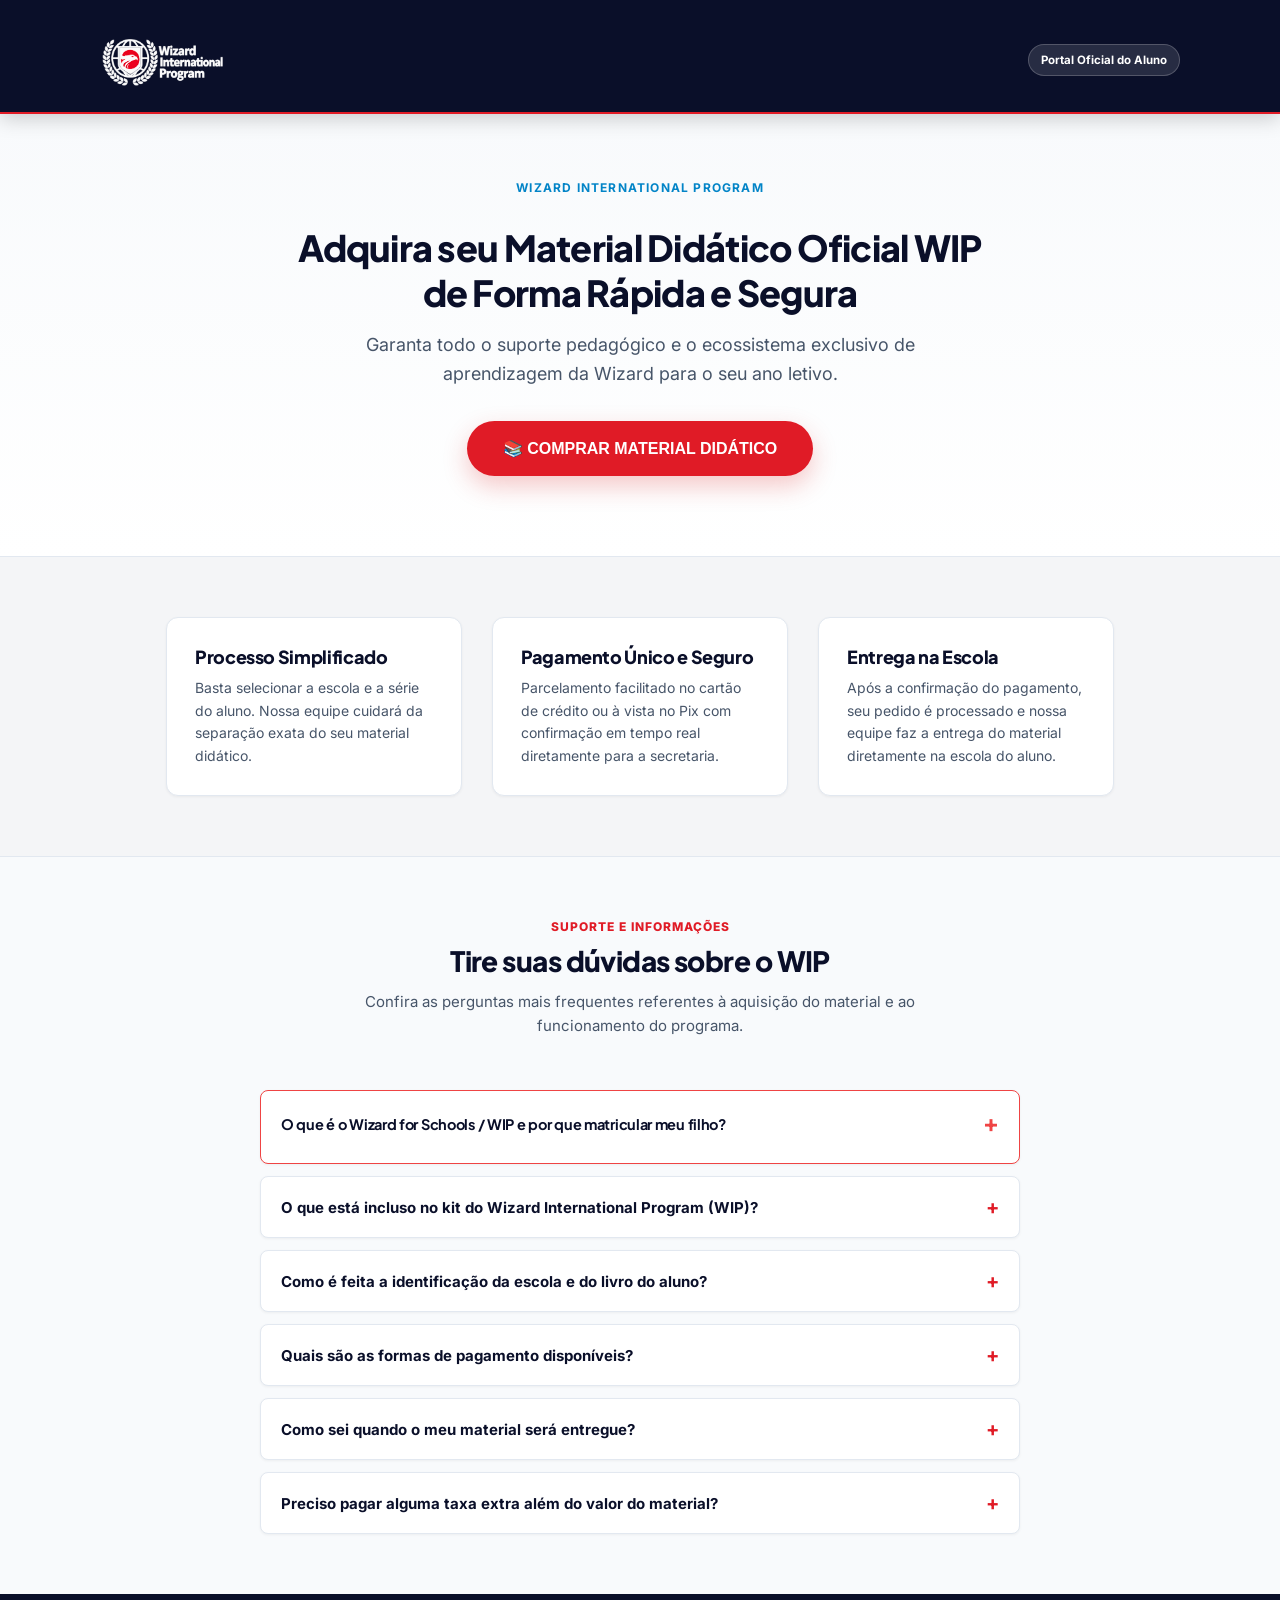
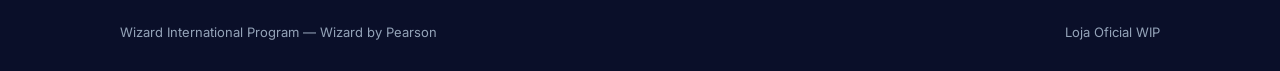
<file: compramatricula.html>
<!DOCTYPE html>
<html lang="pt-BR">

<head>
  <meta charset="UTF-8">
  <meta name="viewport" content="width=device-width, initial-scale=1.0">
  <title>Material Didático WIP | Wizard by Pearson</title>
  <link rel="preconnect" href="https://fonts.googleapis.com">
  <link rel="preconnect" href="https://fonts.gstatic.com" crossorigin>
  <link
    href="https://fonts.googleapis.com/css2?family=Inter:wght@400;500;600;700&family=Plus+Jakarta+Sans:wght@600;700;800&display=swap"
    rel="stylesheet">
  <link rel="stylesheet" href="styles.css">
  <style>
    /* Landing Page Styles */
    .hero-landing {
      padding: 60px 20px 80px;
      background: linear-gradient(180deg, #f8fafc 0%, #ffffff 100%);
      text-align: center;
      border-bottom: 1px solid var(--line);
    }

    .hero-landing h1 {
      font-size: 36px;
      color: var(--navy);
      line-height: 1.25;
      max-width: 720px;
      margin: 16px auto;
    }

    .hero-landing p {
      font-size: 18px;
      color: var(--gray);
      max-width: 600px;
      margin: 0 auto 32px;
    }

    .cta-button {
      display: inline-block;
      background: var(--red);
      color: #ffffff;
      font-weight: 800;
      font-size: 16px;
      padding: 18px 36px;
      border-radius: 50px;
      text-decoration: none;
      box-shadow: 0 10px 25px rgba(220, 38, 38, 0.25);
      transition: transform 0.2s, box-shadow 0.2s;
      border: none;
      cursor: pointer;
    }

    .cta-button:hover {
      transform: translateY(-2px);
      box-shadow: 0 14px 30px rgba(220, 38, 38, 0.35);
    }

    .features-grid {
      display: grid;
      grid-template-columns: repeat(auto-fit, minmax(280px, 1fr));
      gap: 30px;
      padding: 60px 20px;
    }

    .feature-card {
      background: #ffffff;
      border: 1px solid var(--line);
      border-radius: var(--radius);
      padding: 28px;
      box-shadow: var(--shadow-sm);
    }

    .feature-card h3 {
      font-size: 18px;
      color: var(--navy);
      margin-bottom: 10px;
    }

    .feature-card p {
      font-size: 14px;
      color: var(--gray);
    }

    /* Modal de Cadastro */
    .modal-overlay {
      position: fixed;
      top: 0;
      left: 0;
      right: 0;
      bottom: 0;
      background: rgba(15, 23, 42, 0.6);
      backdrop-filter: blur(4px);
      display: none;
      align-items: center;
      justify-content: center;
      padding: 20px;
      z-index: 1000;
    }

    .modal-overlay.active {
      display: flex;
    }

    .modal-content {
      background: #ffffff;
      border-radius: var(--radius);
      padding: 32px;
      max-width: 520px;
      width: 100%;
      max-height: 90vh;
      overflow-y: auto;
      position: relative;
      box-shadow: var(--shadow-md);
    }

    .modal-close {
      position: absolute;
      top: 16px;
      right: 20px;
      background: none;
      border: none;
      font-size: 24px;
      cursor: pointer;
      color: var(--gray);
    }
  </style>
</head>

<body>

  <header>
    <div class="wrap nav">
      <a href="index.html" class="logo">
        <img src="img/logodaWIP.png" alt="Wizard International Program" style="height: 85px; width: auto;" />
      </a>
      <span class="track-pill">Portal Oficial do Aluno</span>
    </div>
  </header>

  <!-- SEÇÃO HERO DA LANDING PAGE -->
  <section class="hero-landing">
    <div class="wrap">
      <span class="eyebrow">Wizard International Program</span>
      <h1>Adquira seu Material Didático Oficial WIP de Forma Rápida e Segura</h1>
      <p>Garanta todo o suporte pedagógico e o ecossistema exclusivo de aprendizagem da Wizard para o seu ano letivo.
      </p>
      <button onclick="abrirModalCadastro()" class="cta-button">📚 COMPRAR MATERIAL DIDÁTICO</button>
    </div>
  </section>

  <!-- SEÇÃO DE INFORMAÇÕES / DIFERENCIAIS -->
  <main class="wrap">
    <div class="features-grid">
      <div class="feature-card">
        <h3>Processo Simplificado</h3>
        <p>Basta selecionar a escola e a série do aluno. Nossa equipe cuidará da separação exata do seu material
          didático.</p>
      </div>
      <div class="feature-card">
        <h3>Pagamento Único e Seguro</h3>
        <p>Parcelamento facilitado no cartão de crédito ou à vista no Pix com confirmação em tempo real diretamente para
          a secretaria.</p>
      </div>
      <div class="feature-card">
        <h3>Entrega na Escola</h3>
        <p>Após a confirmação do pagamento, seu pedido é processado e nossa equipe faz a entrega do material diretamente
          na escola do aluno.</p>
      </div>
    </div>
  </main>

  <!-- MODAL COM O FORMULÁRIO DE CADASTRO -->
  <div id="modal-cadastro" class="modal-overlay">
    <div class="modal-content">
      <button class="modal-close" onclick="fecharModalCadastro()">&times;</button>
      <h2 style="font-size: 22px; font-weight: 700; color: var(--navy); margin-bottom: 8px;">Cadastro do Aluno</h2>
      <p style="font-size: 14px; color: var(--gray); margin-bottom: 24px;">Preencha os dados abaixo para identificarmos
        seu pagamento na secretaria.</p>

      <form id="student-register-form" class="card-form" onsubmit="salvarCadastroEIrParaCheckout(event)" novalidate>
        <div style="margin-bottom: 16px;">
          <label for="student-name">Nome completo do aluno *</label>
          <input type="text" id="student-name" placeholder="Ex: João Silva" required>
        </div>

        <div class="row-2" style="margin-bottom: 16px;">
          <div>
            <label for="student-cpf">CPF *</label>
            <input type="text" id="student-cpf" placeholder="000.000.000-00" maxlength="14" required>
          </div>
          <div>
            <label for="student-dob">Data de nascimento *</label>
            <input type="date" id="student-dob" required>
          </div>
        </div>

        <div class="row-2" style="margin-bottom: 16px;">
          <div>
            <label for="unidade">Escola *</label>
            <select id="unidade" name="unidade" required>
              <option value="" disabled selected>Selecione...</option>
              <option value="Escola Fundamental 1">Escola Fundamental</option>
              <!-- Adicione novas opções de escolas aqui -->
            </select>
          </div>
          <div>
            <label for="livro-aluno">Livro do aluno *</label>
            <select id="livro-aluno" name="livro-aluno" required>
              <option value="" disabled selected>Selecione...</option>
              <option value="1º ANO">1º ANO</option>
              <option value="2º ANO">2º ANO</option>
              <option value="3º ANO">3º ANO</option>
              <option value="4º ANO">4º ANO</option>
              <option value="5º ANO">5º ANO</option>
            </select>
          </div>
        </div>

        <div style="border-top: 1px solid var(--line); margin: 20px 0; padding-top: 20px;">
          <div style="margin-bottom: 16px;">
            <label for="resp-name">Nome do responsável *</label>
            <input type="text" id="resp-name" placeholder="Ex: Maria Silva" required>
          </div>

          <div class="row-2">
            <div>
              <label for="resp-phone">WhatsApp *</label>
              <input type="text" id="resp-phone" placeholder="(00) 00000-0000" maxlength="15" required>
            </div>
            <div>
              <label for="resp-email">E-mail *</label>
              <input type="email" id="resp-email" placeholder="seu@email.com" required>
            </div>
          </div>
        </div>

        <button type="submit" class="btn-pay"
          style="margin-top: 15px; width: 100%; font-weight: 800; text-transform: uppercase;">CONTINUAR PARA PAGAMENTO
          →</button>
      </form>
    </div>
  </div>

  <!-- SEÇÃO DE FAQ (TIRE SUAS DÚVIDAS) -->
  <section class="faq-section">
    <div class="wrap">
      <div class="faq-header">
        <span class="section-tag">SUPORTE E INFORMAÇÕES</span>
        <h2>Tire suas dúvidas sobre o WIP</h2>
        <p>Confira as perguntas mais frequentes referentes à aquisição do material e ao funcionamento do programa.</p>
      </div>

      <!-- SEÇÃO: O QUE É O WIP -->
      <section class="wip-about-section">
        <div class="wrap">
          <div class="wip-about-card collapsed">
            <div class="wip-about-header" onclick="toggleWipAccordion()" style="cursor: pointer;">
              <h2>O que é o Wizard for Schools / WIP e por que matricular meu filho?</h2>
              <span class="wip-toggle-icon" id="wipIcon">+</span>
            </div>

            <p class="wip-about-desc">
              O <strong>Wizards for Schools</strong> (também conhecido como <strong>WIP - Wizard International
                Program</strong>) é um programa de carga horária estendida de inglês com metodologia desenvolvida para
              atender desde a <strong>Educação Infantil ao Ensino Médio</strong>, ensinando as 4 habilidades do idioma
              com autonomia desde as primeiras aulas.
            </p>

            <div class="wip-grid">
              <div class="wip-feature-box">
                <div class="wip-icon-wrapper">
                  <svg viewBox="0 0 24 24" fill="none" stroke="currentColor" stroke-width="2">
                    <path d="M13 2L3 14h9l-1 8 10-12h-9l1-8z" />
                  </svg>
                </div>
                <div>
                  <h3>Resultados Rápidos</h3>
                  <p>Resultados mensuráveis e perceptíveis no progresso do aluno.</p>
                </div>
              </div>

              <div class="wip-feature-box">
                <div class="wip-icon-wrapper">
                  <svg viewBox="0 0 24 24" fill="none" stroke="currentColor" stroke-width="2">
                    <circle cx="12" cy="12" r="10" />
                    <polyline points="12 6 12 12 16 14" />
                  </svg>
                </div>
                <div>
                  <h3>Imersão Cultural</h3>
                  <p>Aulas dinâmicas com imersão cultural até 5x na semana.</p>
                </div>
              </div>

              <div class="wip-feature-box">
                <div class="wip-icon-wrapper">
                  <svg viewBox="0 0 24 24" fill="none" stroke="currentColor" stroke-width="2">
                    <path d="M3 9l9-7 9 7v11a2 2 0 0 1-2 2H5a2 2 0 0 1-2-2z" />
                    <polyline points="9 22 9 12 15 12 15 22" />
                  </svg>
                </div>
                <div>
                  <h3>Comodidade Total</h3>
                  <p>Aulas com qualidade Wizard diretamente dentro da escola.</p>
                </div>
              </div>

              <div class="wip-feature-box">
                <div class="wip-icon-wrapper">
                  <svg viewBox="0 0 24 24" fill="none" stroke="currentColor" stroke-width="2">
                    <polygon
                      points="12 2 15.09 8.26 22 9.27 17 14.14 18.18 21.02 12 17.77 5.82 21.02 7 14.14 2 9.27 8.91 8.26 12 2" />
                  </svg>
                </div>
                <div>
                  <h3>Metodologia Exclusiva</h3>
                  <p>Metodologia comprovada da Wizard by Pearson.</p>
                </div>
              </div>

              <div class="wip-feature-box">
                <div class="wip-icon-wrapper">
                  <svg viewBox="0 0 24 24" fill="none" stroke="currentColor" stroke-width="2">
                    <path d="M17 21v-2a4 4 0 0 0-4-4H5a4 4 0 0 0-4 4v2" />
                    <circle cx="9" cy="7" r="4" />
                    <path d="M23 21v-2a4 4 0 0 0-3-3.87" />
                    <path d="M16 3.13a4 4 0 0 1 0 7.75" />
                  </svg>
                </div>
                <div>
                  <h3>Professores Qualificados</h3>
                  <p>Corpo docente treinado pela equipe pedagógica da Wizard.</p>
                </div>
              </div>

              <div class="wip-feature-box">
                <div class="wip-icon-wrapper">
                  <svg viewBox="0 0 24 24" fill="none" stroke="currentColor" stroke-width="2">
                    <path d="M12 22s8-4 8-10V5l-8-3-8 3v7c0 6 8 10 8 10z" />
                  </svg>
                </div>
                <div>
                  <h3>Avaliação Internacional</h3>
                  <p>Testes de acompanhamento e certificação do progresso do inglês.</p>
                </div>
              </div>
            </div>

            <div class="wip-highlight-card">
              <div class="wip-highlight-title">
                <svg viewBox="0 0 24 24" fill="none" stroke="currentColor" stroke-width="2">
                  <path
                    d="M8.5 14.5A2.5 2.5 0 0 0 11 12c0-1.38-.5-2-1-3-1.072-2.143-.224-4.054 2-6 .5 2.5 2 4.9 4 6.5 2 1.6 3 3.5 3 5.5a7 7 0 1 1-14 0c0-1.153.433-2.294 1-3a2.5 2.5 0 0 0 2.5 2.5z" />
                </svg>
                Tudo isso sem sair da escola!
              </div>
              <p>O Wizards for Schools facilita a adaptação à rotina escolar, garantindo ensino de qualidade e um futuro
                repleto de oportunidades.</p>
            </div>

          </div>
        </div>
      </section>

      <div class="faq-container">
        <div class="faq-item">
          <button class="faq-question" onclick="toggleFaq(this)">
            <span>O que está incluso no kit do Wizard International Program (WIP)?</span>
            <span class="faq-icon">+</span>
          </button>
          <div class="faq-answer">
            <p>O kit contempla todo o material didático exclusivo utilizado ao longo do módulo do programa WIP,
              garantindo que o aluno acompanhe as aulas de forma completa com conteúdo oficial Pearson.</p>
          </div>
        </div>

        <div class="faq-item">
          <button class="faq-question" onclick="toggleFaq(this)">
            <span>Como é feita a identificação da escola e do livro do aluno?</span>
            <span class="faq-icon">+</span>
          </button>
          <div class="faq-answer">
            <p>No momento da solicitação neste portal, você informa o nome do aluno, seleciona a Escola e o livro
              correspondente a classificação(1º ao 5º). Com esses dados, nossa equipe faz a validação e organiza a
              entrega diretamente na escola.</p>
          </div>
        </div>

        <div class="faq-item">
          <button class="faq-question" onclick="toggleFaq(this)">
            <span>Quais são as formas de pagamento disponíveis?</span>
            <span class="faq-icon">+</span>
          </button>
          <div class="faq-answer">
            <p>Você pode realizar o pagamento único de forma simples e rápida através de PIX com aprovação imediata ou
              via Cartão de Crédito na tela de checkout.</p>
          </div>
        </div>

        <div class="faq-item">
          <button class="faq-question" onclick="toggleFaq(this)">
            <span>Como sei quando o meu material será entregue?</span>
            <span class="faq-icon">+</span>
          </button>
          <div class="faq-answer">
            <p>Assim que o pagamento for confirmado, o material didático será preparado para entrega diretamente na
              escola aluno.</p>
          </div>
        </div>

        <div class="faq-item">
          <button class="faq-question" onclick="toggleFaq(this)">
            <span>Preciso pagar alguma taxa extra além do valor do material?</span>
            <span class="faq-icon">+</span>
          </button>
          <div class="faq-answer">
            <p>Não. O valor pago durante este procedimento cobre integralmente a taxa do material didático selecionado,
              sem nenhum custo oculto adicional.</p>
          </div>
        </div>
      </div>
    </div>
  </section>

  <footer>
    <div class="wrap footer-row">
      <span>Wizard International Program — Wizard by Pearson</span>
      <span>Loja Oficial WIP</span>
    </div>
  </footer>

  <script>
    function abrirModalCadastro() {
      document.getElementById('modal-cadastro').classList.add('active');
    }

    function fecharModalCadastro() {
      document.getElementById('modal-cadastro').classList.remove('active');
    }

    // Máscaras rápidas
    document.getElementById('student-cpf').addEventListener('input', e => {
      let v = e.target.value.replace(/\D/g, '');
      v = v.replace(/(\d{3})(\d)/, '$1.$2');
      v = v.replace(/(\d{3})(\d)/, '$1.$2');
      v = v.replace(/(\d{3})(\d{1,2})$/, '$1-$2');
      e.target.value = v;
    });

    document.getElementById('resp-phone').addEventListener('input', e => {
      let v = e.target.value.replace(/\D/g, '');
      v = v.replace(/^(\d{2})(\d)/g, '($1) $2');
      v = v.replace(/(\d{5})(\d)/, '$1-$2');
      e.target.value = v;
    });

    function salvarCadastroEIrParaCheckout(e) {
      e.preventDefault();
      const form = document.getElementById('student-register-form');
      const inputs = form.querySelectorAll('input, select');
      let valido = true;

      inputs.forEach(input => {
        if (!input.value.trim()) {
          input.style.borderColor = 'var(--red)';
          valido = false;
        } else {
          input.style.borderColor = 'var(--line)';
        }
      });
      if (!valido) return;

      const alunoData = {
        nome: document.getElementById('student-name').value,
        cpf: document.getElementById('student-cpf').value,
        nascimento: document.getElementById('student-dob').value,
        escola: document.getElementById('unidade').value,
        livro: document.getElementById('livro-aluno').value,
        responsavel: document.getElementById('resp-name').value,
        whatsapp: document.getElementById('resp-phone').value,
        email: document.getElementById('resp-email').value,
        dataCadastro: new Date().toLocaleDateString('pt-BR')
      };

      localStorage.setItem('aluno_pendente', JSON.stringify(alunoData));
      window.location.href = 'checkout.html';
    }

    function toggleFaq(button) {
      const item = button.parentElement;
      document.querySelectorAll('.faq-item').forEach(otherItem => {
        if (otherItem !== item) {
          otherItem.classList.remove('active');
        }
      });
      item.classList.toggle('active');
    }

    function toggleWipAccordion() {
      const card = document.querySelector('.wip-about-card');
      const icon = document.getElementById('wipIcon');
      card.classList.toggle('collapsed');
      if (card.classList.contains('collapsed')) {
        icon.innerText = '+';
      } else {
        icon.innerText = '−';
      }
    }
  </script>
</body>

</html>
</file>
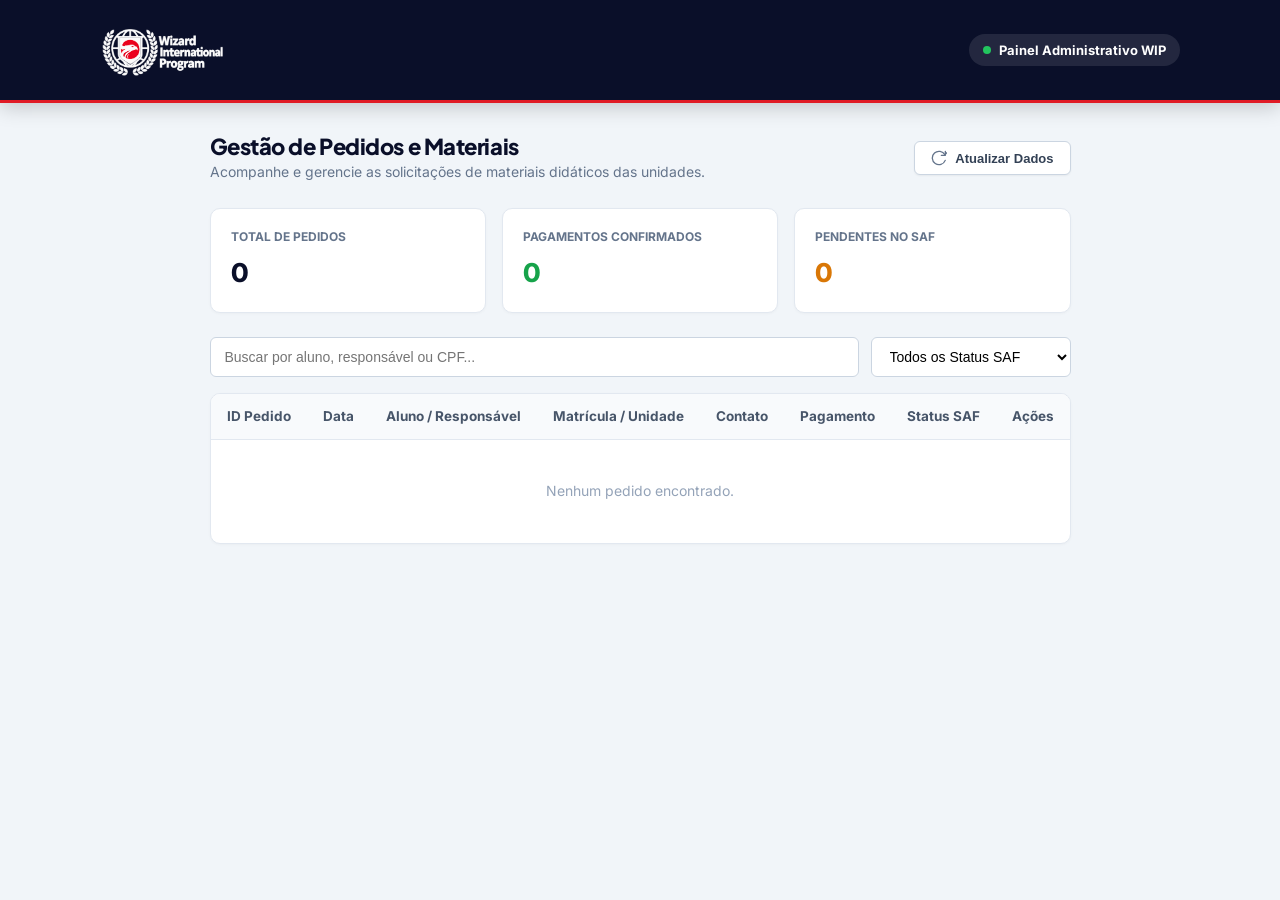
<file: secretaria.html>
<!DOCTYPE html>
<html lang="pt-BR">
<head>
  <meta charset="UTF-8">
  <meta name="viewport" content="width=device-width, initial-scale=1.0">
  <title>Painel da Secretaria | Wizard International Program</title>
  <link rel="preconnect" href="https://fonts.googleapis.com">
  <link rel="preconnect" href="https://fonts.gstatic.com" crossorigin>
  <link href="https://fonts.googleapis.com/css2?family=Inter:wght@400;500;600;700&family=Plus+Jakarta+Sans:wght@600;700;800&display=swap" rel="stylesheet">
  <link rel="stylesheet" href="styles.css">
</head>
<body class="admin-body">

<header class="admin-header">
  <div class="wrap nav">
    <a href="index.html" class="logo">
  <img src="img/logodaWIP.png" alt="Wizard International Program" style="height: 85px; width: auto;" />
    </a>
    <div class="admin-badge">
      <span class="status-dot"></span> Painel Administrativo WIP
    </div>
  </div>
</header>

<main class="wrap admin-main">
  
  <!-- CABEÇALHO DO PAINEL -->
  <div class="admin-topbar">
    <div>
      <h2>Gestão de Pedidos e Materiais</h2>
      <p>Acompanhe e gerencie as solicitações de materiais didáticos das unidades.</p>
    </div>
<button onclick="carregarPedidos(this)" class="btn-refresh">
  <svg class="icon-refresh" width="16" height="16" viewBox="0 0 24 24" fill="none" stroke="currentColor" stroke-width="2" stroke-linecap="round" stroke-linejoin="round">
    <path d="M21.5 2v6h-6"></path>
    <path d="M21.34 15.57a10 10 0 1 1-.57-8.38l5.67-5.67"></path>
  </svg>
  <span>Atualizar Dados</span>
</button>
  </div>

  <!-- METRICAS / KPIs -->
  <div class="kpi-grid">
    <div class="kpi-card">
      <span class="kpi-title">Total de Pedidos</span>
      <span class="kpi-value" id="kpi-total">0</span>
    </div>
    <div class="kpi-card kpi-success">
      <span class="kpi-title">Pagamentos Confirmados</span>
      <span class="kpi-value" id="kpi-pagos">0</span>
    </div>
    <div class="kpi-card kpi-warning">
      <span class="kpi-title">Pendentes no SAF</span>
      <span class="kpi-value" id="kpi-saf-pendente">0</span>
    </div>
  </div>

  <!-- BARRA DE PESQUISA E FILTROS -->
  <div class="admin-filters">
    <input type="text" id="search-input" placeholder="Buscar por aluno, responsável ou CPF..." oninput="filtrarPedidos()">
    <select id="filter-status" onchange="filtrarPedidos()">
      <option value="">Todos os Status SAF</option>
      <option value="🟡 Solicitar">🟡 Solicitar</option>
      <option value="🟢 Solicitado">🟢 Solicitado</option>
      <option value="📦 Entregue">📦 Entregue</option>
    </select>
  </div>

  <!-- TABELA DE PEDIDOS -->
  <div class="table-container">
    <table class="admin-table">
      <thead>
        <tr>
          <th>ID Pedido</th>
          <th>Data</th>
          <th>Aluno / Responsável</th>
          <th>Matrícula / Unidade</th>
          <th>Contato</th>
          <th>Pagamento</th>
          <th>Status SAF</th>
          <th style="text-align: right;">Ações</th>
        </tr>
      </thead>
      <tbody id="tabela-pedidos">
        <!-- Injetado via JS -->
      </tbody>
    </table>
    
    <div id="empty-state" class="empty-state" style="display: none;">
      <p>Nenhum pedido encontrado.</p>
    </div>
  </div>

</main>

<script>
  let todosPedidos = [];

  // Carrega os pedidos ao abrir a tela
  document.addEventListener("DOMContentLoaded", () => {
    carregarPedidos();
  });

  function carregarPedidos() {
    todosPedidos = JSON.parse(localStorage.getItem('pedidos_secretaria') || '[]');
    atualizarKPIs(todosPedidos);
    renderizarTabela(todosPedidos);
  }

  function atualizarKPIs(pedidos) {
    document.getElementById('kpi-total').innerText = pedidos.length;
    
    const pagos = pedidos.filter(p => p.pagamento && p.pagamento.includes('Pago')).length;
    document.getElementById('kpi-pagos').innerText = pagos;

    const pendentesSaf = pedidos.filter(p => p.statusSaf === '🟡 Solicitar').length;
    document.getElementById('kpi-saf-pendente').innerText = pendentesSaf;
  }

  function renderizarTabela(pedidos) {
    const tbody = document.getElementById('tabela-pedidos');
    const emptyState = document.getElementById('empty-state');
    tbody.innerHTML = '';

    if (pedidos.length === 0) {
      emptyState.style.display = 'block';
      return;
    }

    emptyState.style.display = 'none';

    pedidos.forEach((p, index) => {
      const tr = document.createElement('tr');
      tr.innerHTML = `
        <td><strong>${p.id || 'N/A'}</strong></td>
        <td>${p.data || '-'}</td>
        <td>
          <div class="cell-main">${p.aluno || 'Não informado'}</div>
          <div class="cell-sub">Resp: ${p.responsavel || '-'} | CPF: ${p.cpf || '-'}</div>
        </td>
        <td>
          <div class="cell-main">${p.unidade || 'Unidade Principal'}</div>
          <div class="cell-sub">Matrícula: ${p.matricula || '-'}</div>
        </td>
        <td>
          <div class="cell-sub">${p.email || '-'}</div>
          <div class="cell-sub">${p.whatsapp || '-'}</div>
        </td>
        <td><span class="badge-status badge-pay">${p.pagamento || '✅ Pago'}</span></td>
        <td>
          <select class="select-saf" onchange="alterarStatusSaf(${index}, this.value)">
            <option value="🟡 Solicitar" ${p.statusSaf === '🟡 Solicitar' ? 'selected' : ''}>🟡 Solicitar</option>
            <option value="🟢 Solicitado" ${p.statusSaf === '🟢 Solicitado' ? 'selected' : ''}>🟢 Solicitado</option>
            <option value="📦 Entregue" ${p.statusSaf === '📦 Entregue' ? 'selected' : ''}>📦 Entregue</option>
          </select>
        </td>
        <td style="text-align: right;">
          <button class="btn-delete" onclick="excluirPedido(${index})" title="Excluir Registro">🗑️</button>
        </td>
      `;
      tbody.appendChild(tr);
    });
  }

  function filtrarPedidos() {
    const termo = document.getElementById('search-input').value.toLowerCase();
    const statusFiltro = document.getElementById('filter-status').value;

    const filtrados = todosPedidos.filter(p => {
      const bateTexto = (p.aluno && p.aluno.toLowerCase().includes(termo)) ||
                        (p.responsavel && p.responsavel.toLowerCase().includes(termo)) ||
                        (p.cpf && p.cpf.toLowerCase().includes(termo)) ||
                        (p.id && p.id.toLowerCase().includes(termo));
      
      const bateStatus = statusFiltro === "" || p.statusSaf === statusFiltro;

      return bateTexto && bateStatus;
    });

    renderizarTabela(filtrados);
  }

  function alterarStatusSaf(index, novoStatus) {
    todosPedidos[index].statusSaf = novoStatus;
    localStorage.setItem('pedidos_secretaria', JSON.stringify(todosPedidos));
    atualizarKPIs(todosPedidos);
  }

  function excluirPedido(index) {
    if (confirm("Tem certeza que deseja remover este pedido do histórico da Secretaria?")) {
      todosPedidos.splice(index, 1);
      localStorage.setItem('pedidos_secretaria', JSON.stringify(todosPedidos));
      carregarPedidos();
    }
  }
</script>

</body>
</html>
</file>
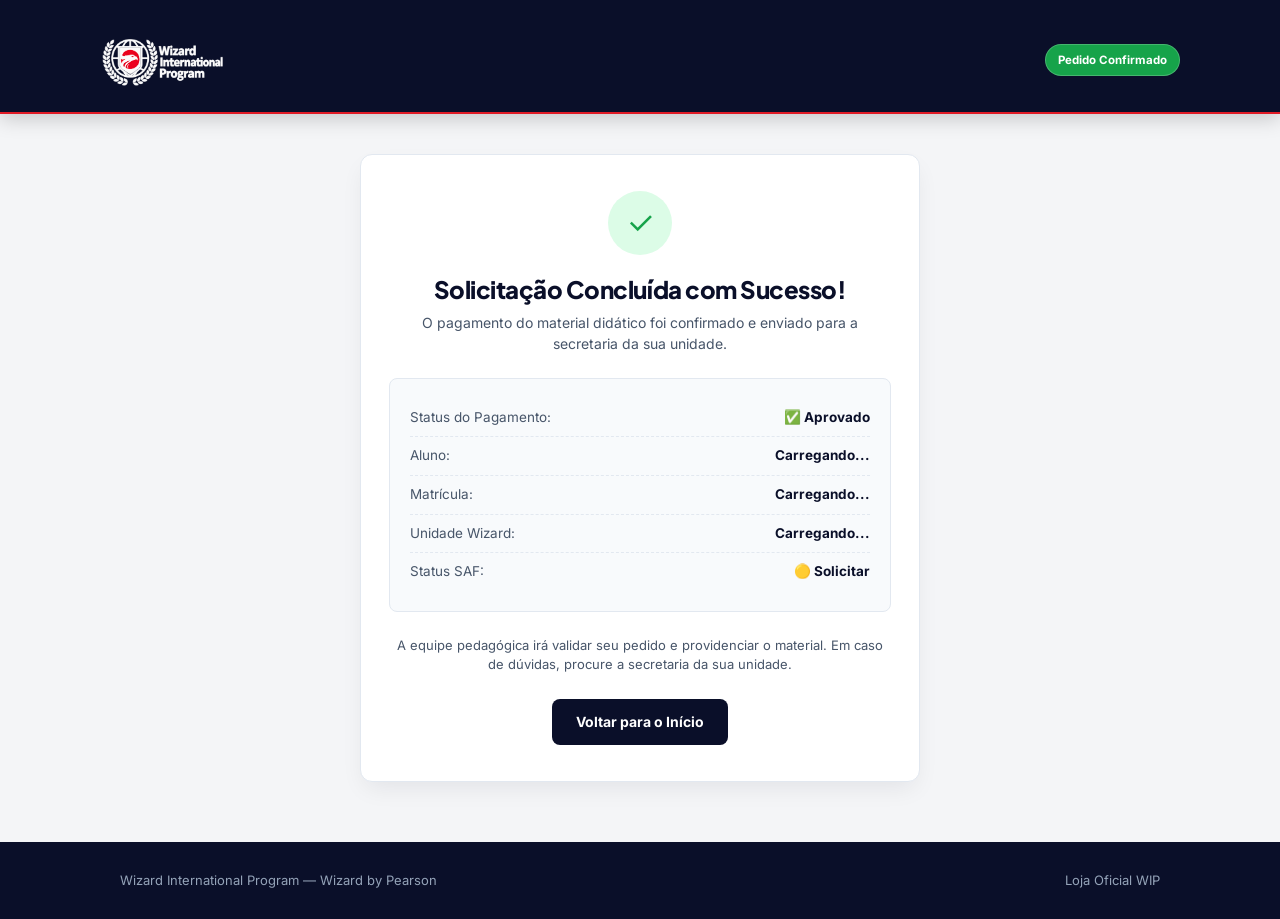
<file: sucesso.html>
<!DOCTYPE html>
<html lang="pt-BR">
<head>
<meta charset="UTF-8">
<meta name="viewport" content="width=device-width, initial-scale=1.0">
<title>Pagamento Confirmado | Wizard WIP</title>
<link rel="preconnect" href="https://fonts.googleapis.com">
<link rel="preconnect" href="https://fonts.gstatic.com" crossorigin>
<link href="https://fonts.googleapis.com/css2?family=Inter:wght@400;500;600;700&family=Plus+Jakarta+Sans:wght@600;700;800&display=swap" rel="stylesheet">
<link rel="stylesheet" href="styles.css">
<style>
  .success-container {
    max-width: 600px;
    margin: 40px auto 60px;
    padding: 0 20px;
  }
  .success-card {
    background: #ffffff;
    border: 1px solid var(--line);
    border-radius: var(--radius);
    padding: 36px 28px;
    text-align: center;
    box-shadow: var(--shadow-md);
  }
  .success-icon {
    width: 64px;
    height: 64px;
    background: #dcfce7;
    color: #16a34a;
    border-radius: 50%;
    display: flex;
    align-items: center;
    justify-content: center;
    font-size: 32px;
    margin: 0 auto 20px;
  }
  .success-card h1 {
    font-size: 24px;
    color: var(--navy);
    margin-bottom: 8px;
  }
  .success-card p {
    font-size: 14px;
    color: var(--gray);
    line-height: 1.5;
    margin-bottom: 24px;
  }
  .summary-box {
    background: #f8fafc;
    border: 1px solid var(--line);
    border-radius: 8px;
    padding: 20px;
    text-align: left;
    margin-bottom: 24px;
  }
  .summary-row {
    display: flex;
    justify-content: space-between;
    padding: 8px 0;
    font-size: 13.5px;
    border-bottom: 1px dashed var(--line);
  }
  .summary-row:last-child {
    border-bottom: none;
  }
  .summary-row span {
    color: var(--gray);
  }
  .summary-row strong {
    color: var(--navy);
  }
  .btn-voltar {
    display: inline-block;
    background: var(--navy);
    color: #ffffff;
    font-weight: 700;
    font-size: 14px;
    padding: 12px 24px;
    border-radius: 8px;
    text-decoration: none;
    transition: background 0.2s;
  }
  .btn-voltar:hover {
    opacity: 0.9;
  }
</style>
</head>
<body>

<header>
  <div class="wrap nav">
    <a href="index.html" class="logo">
  <img src="img/logodaWIP.png" alt="Wizard International Program" style="height: 85px; width: auto;" />
    </a>
    <span class="track-pill" style="background: #16a34a; color: #fff;">Pedido Confirmado</span>
  </div>
</header>

<main class="success-container">
  <div class="success-card">
    <div class="success-icon">✓</div>
    <h1>Solicitação Concluída com Sucesso!</h1>
    <p>O pagamento do material didático foi confirmado e enviado para a secretaria da sua unidade.</p>

    <div class="summary-box" id="resumo-pedido">
      <!-- Preenchido dinamicamente via JS -->
      <div class="summary-row"><span>Status do Pagamento:</span> <strong>✅ Aprovado</strong></div>
      <div class="summary-row"><span>Aluno:</span> <strong id="res-aluno">Carregando...</strong></div>
      <div class="summary-row"><span>Matrícula:</span> <strong id="res-matricula">Carregando...</strong></div>
      <div class="summary-row"><span>Unidade Wizard:</span> <strong id="res-unidade">Carregando...</strong></div>
      <div class="summary-row"><span>Status SAF:</span> <strong>🟡 Solicitar</strong></div>
    </div>

    <p style="font-size: 13px; color: var(--gray);">A equipe pedagógica irá validar seu pedido e providenciar o material. Em caso de dúvidas, procure a secretaria da sua unidade.</p>

    <a href="index.html" class="btn-voltar">Voltar para o Início</a>
  </div>
</main>

<footer>
  <div class="wrap footer-row">
    <span>Wizard International Program — Wizard by Pearson</span>
    <span>Loja Oficial WIP</span>
  </div>
</footer>

<script>
  document.addEventListener('DOMContentLoaded', () => {
    const pedidos = JSON.parse(localStorage.getItem('pedidos_secretaria') || '[]');
    if (pedidos.length > 0) {
      const ultimoPedido = pedidos[0];
      document.getElementById('res-aluno').innerText = ultimoPedido.aluno || '-';
      document.getElementById('res-matricula').innerText = ultimoPedido.matricula || '-';
      document.getElementById('res-unidade').innerText = ultimoPedido.unidade || '-';
    }
  });
</script>
</body>
</html>
</file>
<file: styles.css>
@import url(https://fonts.googleapis.com/css?family=Open+Sans);
#cssmenu,
#cssmenu ul,
#cssmenu ul li,
#cssmenu ul li a,
#cssmenu #menu-button {
  margin: 0;
  padding: 0;
  border: 0;
  list-style: none;
  line-height: 1;
  display: block;
  position: relative;
  -webkit-box-sizing: border-box;
  -moz-box-sizing: border-box;
  box-sizing: border-box;
}
#cssmenu:after,
#cssmenu > ul:after {
  content: ".";
  display: block;
  clear: both;
  visibility: hidden;
  line-height: 0;
  height: 0;
}
#cssmenu #menu-button {
  display: none;
}
#cssmenu {
  width: auto;
  font-family: 'Open Sans', sans-serif;
  line-height: 1;
  background: #ffffff;
}
#menu-line {
  position: absolute;
  top: 0;
  left: 0;
  height: 3px;
  background: #009ae1;
  -webkit-transition: all 0.25s ease-out;
  -moz-transition: all 0.25s ease-out;
  -ms-transition: all 0.25s ease-out;
  -o-transition: all 0.25s ease-out;
  transition: all 0.25s ease-out;
}

#cssmenu > ul > li > a {
  padding: 20px;
  font-size: 14px;
  text-decoration: none;
  text-transform: uppercase;
  font-weight: bold;
  text-align: center;
  color: #000000;
  -webkit-transition: color .2s ease;
  -moz-transition: color .2s ease;
  -ms-transition: color .2s ease;
  -o-transition: color .2s ease;
  transition: color .2s ease;
}
#cssmenu > ul > li:hover > a,
#cssmenu > ul > li.active > a {
  color: #009ae1;
}
#cssmenu > ul > li.has-sub > a {
  padding-right: 25px;
}
#cssmenu > ul > li.has-sub > a::after {
  position: absolute;
  top: 21px;
  right: 10px;
  width: 4px;
  height: 4px;
  border-bottom: 1px solid #000000;
  border-right: 1px solid #000000;
  content: "";
  -webkit-transform: rotate(45deg);
  -moz-transform: rotate(45deg);
  -ms-transform: rotate(45deg);
  -o-transform: rotate(45deg);
  transform: rotate(45deg);
  -webkit-transition: border-color 0.2s ease;
  -moz-transition: border-color 0.2s ease;
  -ms-transition: border-color 0.2s ease;
  -o-transition: border-color 0.2s ease;
  transition: border-color 0.2s ease;
}
#cssmenu > ul > li.has-sub:hover > a::after {
  border-color: #009ae1;
}
#cssmenu ul ul {
  position: absolute;
  left: -9999px;
}
#cssmenu li:hover > ul {
  left: auto;
}
#cssmenu.align-right li:hover > ul {
  right: 0;
}
#cssmenu ul ul ul {
  margin-left: 100%;
  top: 0;
}
#cssmenu.align-right ul ul ul {
  margin-left: 0;
  margin-right: 100%;
}
#cssmenu ul ul li {
  height: 0;
  -webkit-transition: height .2s ease;
  -moz-transition: height .2s ease;
  -ms-transition: height .2s ease;
  -o-transition: height .2s ease;
  transition: height .2s ease;
}
#cssmenu ul li:hover > ul > li {
  height: 32px;
}
#cssmenu ul ul li a {
  padding: 10px 20px;
  width: 220px;
  font-size: 14px;
  background: #0b3960;
  text-decoration: none;
  color: #dddddd;
  -webkit-transition: color .2s ease;
  -moz-transition: color .2s ease;
  -ms-transition: color .2s ease;
  -o-transition: color .2s ease;
  transition: color .2s ease;
}
#cssmenu ul ul li:hover > a,
#cssmenu ul ul li a:hover {
  color: #ffffff;
}
#cssmenu ul ul li.has-sub > a::after {
  position: absolute;
  top: 13px;
  right: 10px;
  width: 4px;
  height: 4px;
  border-bottom: 1px solid #dddddd;
  border-right: 1px solid #dddddd;
  content: "";
  -webkit-transform: rotate(-45deg);
  -moz-transform: rotate(-45deg);
  -ms-transform: rotate(-45deg);
  -o-transform: rotate(-45deg);
  transform: rotate(-45deg);
  -webkit-transition: border-color 0.2s ease;
  -moz-transition: border-color 0.2s ease;
  -ms-transition: border-color 0.2s ease;
  -o-transition: border-color 0.2s ease;
  transition: border-color 0.2s ease;
}
#cssmenu.align-right ul ul li.has-sub > a::after {
  right: auto;
  left: 10px;
  border-bottom: 0;
  border-right: 0;
  border-top: 1px solid #dddddd;
  border-left: 1px solid #dddddd;
}
#cssmenu ul ul li.has-sub:hover > a::after {
  border-color: #ffffff;
}
@media all and (max-width: 768px), only screen and (-webkit-min-device-pixel-ratio: 2) and (max-width: 1024px), only screen and (min--moz-device-pixel-ratio: 2) and (max-width: 1024px), only screen and (-o-min-device-pixel-ratio: 2/1) and (max-width: 1024px), only screen and (min-device-pixel-ratio: 2) and (max-width: 1024px), only screen and (min-resolution: 192dpi) and (max-width: 1024px), only screen and (min-resolution: 2dppx) and (max-width: 1024px) {
  #cssmenu {
    width: 100%;
  }
  #cssmenu ul {
    width: 100%;
    display: none;
  }
  #cssmenu.align-center > ul,
  #cssmenu.align-right ul ul {
    text-align: left;
  }
  #cssmenu ul li,
  #cssmenu ul ul li,
  #cssmenu ul li:hover > ul > li {
    width: 100%;
    height: auto;
    border-top: 1px solid rgba(120, 120, 120, 0.15);
  }
  #cssmenu ul li a,
  #cssmenu ul ul li a {
    width: 100%;
  }
  #cssmenu > ul > li,
  #cssmenu.align-center > ul > li,
  #cssmenu.align-right > ul > li {
    float: none;
    display: block;
  }
  #cssmenu ul ul li a {
    padding: 20px 20px 20px 30px;
    font-size: 12px;
    color: #000000;
    background: none;
  }
  #cssmenu ul ul li:hover > a,
  #cssmenu ul ul li a:hover {
    color: #000000;
  }
  #cssmenu ul ul ul li a {
    padding-left: 40px;
  }
  #cssmenu ul ul,
  #cssmenu ul ul ul {
    position: relative;
    left: 0;
    right: auto;
    width: 100%;
    margin: 0;
  }
  #cssmenu > ul > li.has-sub > a::after,
  #cssmenu ul ul li.has-sub > a::after {
    display: none;
  }
  #menu-line {
    display: none;
  }
  #cssmenu #menu-button {
    display: block;
    padding: 20px;
    color: #000000;
    cursor: pointer;
    font-size: 12px;
    text-transform: uppercase;
  }
  #cssmenu #menu-button::after {
    content: '';
    position: absolute;
    top: 20px;
    right: 20px;
    display: block;
    width: 15px;
    height: 2px;
    background: #000000;
  }
  #cssmenu #menu-button::before {
    content: '';
    position: absolute;
    top: 25px;
    right: 20px;
    display: block;
    width: 15px;
    height: 3px;
    border-top: 2px solid #000000;
    border-bottom: 2px solid #000000;
  }
  #cssmenu .submenu-button {
    position: absolute;
    z-index: 10;
    right: 0;
    top: 0;
    display: block;
    border-left: 1px solid rgba(120, 120, 120, 0.15);
    height: 52px;
    width: 52px;
    cursor: pointer;
  }
  #cssmenu .submenu-button::after {
    content: '';
    position: absolute;
    top: 21px;
    left: 26px;
    display: block;
    width: 1px;
    height: 11px;
    background: #000000;
    z-index: 99;
  }
  #cssmenu .submenu-button::before {
    content: '';
    position: absolute;
    left: 21px;
    top: 26px;
    display: block;
    width: 11px;
    height: 1px;
    background: #000000;
    z-index: 99;
  }
  #cssmenu .submenu-button.submenu-opened:after {
    display: none;
  }
}
/* ============================================================
   WIP Loja — Design Corporativo Premium & Mobile Responsive
   ============================================================ */
/* Reset global e correção do rodapé colado ao final */
* {
  margin: 0;
  padding: 0;
  box-sizing: border-box;
}

html, body {
  height: 100%;
}

body {
  display: flex;
  flex-direction: column;
  min-height: 100vh;
  background-color: #0f172a; /* Mesma cor do seu footer (ou #0b1120 / #1e293b) */
}

/* O conteúdo principal cresce para empurrar o footer */
main, .hero-landing, .info-steps-section, .success-container, .admin-wrap {
  flex: 1 0 auto;
}

/* Garante que o footer fique sempre no final absoluto */
footer {
  margin-top: auto;
  width: 100%;
}
:root {
  --navy: #0a0f29;
  --navy-light: #12193e;
  --red: #e01b26;
  --bg-page: #f4f5f7;
  --card-bg: #ffffff;
  --ink: #0f172a;
  --gray: #475569;
  --gray-light: #94a3b8;
  --line: #e2e8f0;
  
  --kids-accent: #0284c7;
  --teens-accent: #e01b26;
  --adults-accent: #d97706;
  
  --radius: 12px;
  --shadow-sm: 0 1px 3px rgba(0,0,0,0.05);
  --shadow-md: 0 10px 25px -5px rgba(10, 15, 41, 0.08);
}

* {
  box-sizing: border-box;
}

html {
  scroll-behavior: smooth;
}

body {
  margin: 0;
  font-family: 'Inter', -apple-system, BlinkMacSystemFont, sans-serif;
  color: var(--ink);
  background: var(--bg-page);
  line-height: 1.6;
  -webkit-font-smoothing: antialiased;
}

h1, h2, h3 {
  font-family: 'Plus Jakarta Sans', sans-serif;
  font-weight: 800;
  line-height: 1.2;
  margin: 0;
  color: var(--navy);
  letter-spacing: -0.02em;
}

a {
  text-decoration: none;
  color: inherit;
}

.wrap {
  max-width: 1080px;
  margin: 0 auto;
  padding: 0 20px;
}

/* ================= HEADER ================= */
header {
  position: sticky;
  top: 0;
  z-index: 50;
  background: var(--navy);
  border-bottom: 4px solid var(--track-accent, var(--red));
  box-shadow: 0 4px 20px rgba(0, 0, 0, 0.2);
}

.nav {
  display: flex;
  align-items: center;
  justify-content: space-between;
  padding: 16px 0;
  gap: 12px;
}

.logo {
  display: flex;
  align-items: center;
  gap: 18px;
  height: 40px;
}

.logo-img {
  height: 30px; /* Logo maior e em destaque */
  width: auto;
  display: block;
}

.logo-word {
  font-family: 'Plus Jakarta Sans', sans-serif;
  font-weight: 800;
  font-size: 22px;
  color: #ffffff;
  padding-left: 14px;
  border-left: 2px solid rgba(255, 255, 255, 0.2);
  line-height: 1;
}

.track-pill {
  font-size: 11.5px;
  font-weight: 700;
  color: #ffffff;
  background: rgba(255, 255, 255, 0.12);
  border: 1px solid rgba(255, 255, 255, 0.2);
  padding: 6px 12px;
  border-radius: 30px;
  text-align: right;
  white-space: nowrap;
}

/* ================= HERO ================= */
.hero {
  background: linear-gradient(135deg, var(--navy) 0%, var(--navy-light) 100%);
  color: #fff;
  padding: 44px 0 52px;
}

.eyebrow {
  color: var(--track-accent, var(--kids-accent));
  font-size: 12px;
  font-weight: 700;
  text-transform: uppercase;
  letter-spacing: 0.1em;
  margin-bottom: 12px;
  display: inline-block;
}

.hero h1 {
  font-size: 28px;
  color: #ffffff;
  margin-bottom: 14px;
  max-width: 680px;
}

.hero p {
  font-size: 15px;
  color: var(--gray-light);
  max-width: 580px;
  margin: 0;
}

/* ================= CORPO PRINCIPAL ================= */
.main-content {
  padding: 32px 20px 60px;
}

.product-grid {
  display: grid;
  grid-template-columns: 1fr;
  gap: 24px;
  margin-bottom: 48px;
}

.product-details {
  background: var(--card-bg);
  padding: 28px;
  border-radius: var(--radius);
  border: 1px solid var(--line);
  box-shadow: var(--shadow-sm);
}

.product-details h2 {
  font-size: 22px;
  margin-bottom: 20px;
  border-bottom: 2px solid var(--bg-page);
  padding-bottom: 12px;
}

.feature-list {
  list-style: none;
  margin: 0;
  padding: 0;
  display: grid;
  gap: 14px;
}

.feature-list li {
  display: flex;
  gap: 12px;
  font-size: 14.5px;
  color: var(--gray);
}

.feature-list li::before {
  content: "•";
  color: var(--track-accent, var(--red));
  font-size: 20px;
  line-height: 1;
}

/* Card de Preço */
.price-card {
  background: var(--card-bg);
  border: 1px solid var(--line);
  padding: 28px;
  border-radius: var(--radius);
  box-shadow: var(--shadow-md);
  position: relative;
  overflow: hidden;
}

.price-card::before {
  content: "";
  position: absolute;
  top: 0;
  left: 0;
  right: 0;
  height: 4px;
  background: var(--track-accent, var(--red));
}

.price-card .badge {
  display: inline-block;
  font-size: 11px;
  font-weight: 700;
  text-transform: uppercase;
  letter-spacing: 0.05em;
  color: var(--track-accent, var(--red));
  background: rgba(0,0,0,0.04);
  padding: 4px 10px;
  border-radius: 4px;
  margin-bottom: 16px;
}

.price-card .price {
  font-size: 38px;
  font-weight: 800;
  font-family: 'Plus Jakarta Sans', sans-serif;
  color: var(--navy);
  line-height: 1;
  margin-bottom: 6px;
}

.price-card .price-note {
  font-size: 13px;
  color: var(--gray-light);
  margin-bottom: 24px;
}

.btn-buy {
  display: block;
  text-align: center;
  background: var(--track-accent, var(--red));
  color: #fff;
  font-weight: 700;
  font-size: 15px;
  padding: 16px;
  border-radius: 8px;
  box-shadow: 0 4px 12px rgba(0, 0, 0, 0.15);
  transition: transform 0.2s, opacity 0.2s;
}

.btn-buy:active {
  transform: scale(0.98);
}

.price-card .secure-note {
  font-size: 12px;
  color: var(--gray-light);
  margin-top: 14px;
  display: flex;
  align-items: center;
  justify-content: center;
  gap: 6px;
}

/* ================= SEÇÃO INSTITUCIONAL ================= */
.about-wip {
  background: var(--card-bg);
  padding: 32px;
  border-radius: var(--radius);
  border: 1px solid var(--line);
  box-shadow: var(--shadow-sm);
}

.about-wip-header {
  margin-bottom: 28px;
}

.about-wip-header h2 {
  font-size: 22px;
  margin-top: 4px;
  margin-bottom: 10px;
}

.about-wip-header p {
  font-size: 14.5px;
  color: var(--gray);
  margin: 0;
}

.about-wip-grid {
  display: grid;
  grid-template-columns: 1fr;
  gap: 16px;
}

.wip-card {
  background: var(--bg-page);
  padding: 20px;
  border-radius: 8px;
  border: 1px solid var(--line);
}

.wip-card h3 {
  font-size: 16px;
  margin-bottom: 6px;
  color: var(--navy);
}

.wip-card p {
  font-size: 13.5px;
  color: var(--gray);
  margin: 0;
}

/* ================= FOOTER ================= */
footer {
  background: var(--navy);
  color: var(--gray-light);
  padding: 28px 0;
  font-size: 13px;
}

.footer-row {
  display: flex;
  flex-direction: column;
  gap: 8px;
  text-align: center;
}
/* ============================================================
   ESTILOS ESPECÍFICOS DO CHECKOUT
   ============================================================ */

.checkout {
  padding: 40px 20px 80px;
}

.checkout h2 {
  font-size: 24px;
  margin-bottom: 24px;
}

.checkout-grid {
  display: grid;
  grid-template-columns: 1fr;
  gap: 32px;
}

/* Abas de Pagamento */
.pay-tabs {
  display: flex;
  background: var(--line);
  padding: 4px;
  border-radius: var(--radius);
  margin-bottom: 24px;
  gap: 4px;
}

.pay-tab {
  flex: 1;
  text-align: center;
  padding: 12px;
  font-family: 'Inter', sans-serif;
  font-weight: 600;
  font-size: 14px;
  background: transparent;
  border: none;
  border-radius: 8px;
  cursor: pointer;
  color: var(--gray);
  transition: all 0.2s ease;
}

.pay-tab.active {
  background: #ffffff;
  color: var(--navy);
  box-shadow: var(--shadow-sm);
  font-weight: 700;
}

/* Esconde e mostra os painéis */
.pay-panel {
  display: none;
  background: #ffffff;
  border: 1px solid var(--line);
  padding: 28px;
  border-radius: var(--radius);
  box-shadow: var(--shadow-sm);
}

.pay-panel.active {
  display: block;
}

/* Formulário de Cartão */
.card-form {
  display: grid;
  gap: 16px;
}

.card-form label {
  display: block;
  font-size: 13px;
  font-weight: 600;
  color: var(--navy);
  margin-bottom: 6px;
}

.card-form input, 
.card-form select {
  width: 100%;
  border: 1px solid var(--line);
  padding: 12px 14px;
  font-family: 'Inter', sans-serif;
  font-size: 14px;
  border-radius: 8px;
  background: #ffffff;
  color: var(--ink);
  outline: none;
  transition: border-color 0.2s;
}

.card-form input:focus, 
.card-form select:focus {
  border-color: var(--navy);
}

.row-2 {
  display: grid;
  grid-template-columns: 1fr 1fr;
  gap: 16px;
}

/* Painel Pix */
.pix-box {
  text-align: center;
  padding: 10px 0;
}

.pix-placeholder {
  width: 180px;
  height: 180px;
  margin: 0 auto 16px;
  background: #f8fafc;
  border: 2px dashed var(--line);
  border-radius: var(--radius);
  display: flex;
  align-items: center;
  justify-content: center;
  font-size: 13px;
  font-weight: 600;
  color: var(--gray-light);
}

.pix-discount {
  font-size: 14px;
  font-weight: 700;
  color: #16a34a;
  margin-bottom: 16px;
}

.pix-code {
  display: flex;
  gap: 8px;
  margin-bottom: 16px;
}

.pix-code input {
  flex: 1;
  font-size: 12px;
  background: var(--bg-page);
  border: 1px solid var(--line);
  padding: 10px;
  border-radius: 8px;
  color: var(--gray);
}

.btn-copy {
  border: 1px solid var(--line);
  background: #ffffff;
  padding: 0 16px;
  font-family: 'Inter', sans-serif;
  font-weight: 600;
  font-size: 13px;
  cursor: pointer;
  border-radius: 8px;
  color: var(--navy);
}

.btn-pay {
  width: 100%;
  background: var(--red);
  color: #ffffff;
  border: none;
  padding: 16px;
  font-family: 'Inter', sans-serif;
  font-weight: 700;
  font-size: 15px;
  cursor: pointer;
  border-radius: 8px;
  margin-top: 8px;
  box-shadow: 0 4px 12px rgba(224, 27, 38, 0.2);
}

/* Resumo do Pedido */
.order-summary {
  border: 1px solid var(--line);
  background: #ffffff;
  padding: 28px;
  border-radius: var(--radius);
  box-shadow: var(--shadow-sm);
  height: fit-content;
}

.order-summary h3 {
  font-size: 18px;
  margin-bottom: 20px;
  border-bottom: 1px solid var(--line);
  padding-bottom: 12px;
}

.order-line {
  display: flex;
  justify-content: space-between;
  font-size: 14px;
  color: var(--gray);
  padding: 10px 0;
  border-bottom: 1px solid var(--line);
}

.order-total {
  display: flex;
  justify-content: space-between;
  font-size: 18px;
  font-weight: 800;
  color: var(--navy);
  padding: 16px 0 12px;
}

.integration-note {
  font-size: 12px;
  color: var(--gray-light);
  background: var(--bg-page);
  padding: 12px;
  border-radius: 6px;
  margin-top: 12px;
  line-height: 1.4;
}

/* Responsivo para Telas Maiores */
@media (min-width: 768px) {
  .checkout-grid {
    grid-template-columns: 1.25fr 0.75fr;
    gap: 40px;
  }
}
/* ================= DESKTOPS E TABLETS ================= */
@media (min-width: 768px) {
  .hero {
    padding: 60px 0 70px;
  }

  .hero h1 {
    font-size: 38px;
  }

  .main-content {
    padding: 48px 20px 80px;
  }

  .product-grid {
    grid-template-columns: 1.15fr 0.85fr;
    gap: 32px;
    align-items: start;
  }

  .about-wip {
    padding: 40px;
  }

  .about-wip-grid {
    grid-template-columns: repeat(3, 1fr);
  }

  .footer-row {
    flex-direction: row;
    justify-content: space-between;
    text-align: left;
  }
}
/* ============================================================
   MODAL DE PROCESSAMENTO / AUTO-REDIRECT
   ============================================================ */

.processing-overlay {
  display: none;
  position: fixed;
  top: 0;
  left: 0;
  width: 100%;
  height: 100%;
  background: rgba(10, 15, 41, 0.85);
  backdrop-filter: blur(4px);
  z-index: 9999;
  align-items: center;
  justify-content: center;
  padding: 20px;
}

.processing-overlay.active {
  display: flex;
}

.processing-card {
  background: #ffffff;
  padding: 36px 28px;
  border-radius: var(--radius);
  max-width: 420px;
  width: 100%;
  text-align: center;
  box-shadow: 0 20px 25px -5px rgba(0, 0, 0, 0.2);
}

.processing-card h3 {
  font-size: 20px;
  color: var(--navy);
  margin: 16px 0 8px;
}

.processing-card p {
  font-size: 14px;
  color: var(--gray);
  margin: 0;
  line-height: 1.5;
}

/* Animação do Spinner */
.spinner {
  width: 48px;
  height: 48px;
  border: 4px solid var(--line);
  border-top-color: var(--red);
  border-radius: 50%;
  margin: 0 auto;
  animation: spin 0.8s linear infinite;
}

@keyframes spin {
  to {
    transform: rotate(360deg);
  }
}
/* ============================================================
   VALIDAÇÃO DE CAMPOS E ANIMAÇÕES
   ============================================================ */

/* Estilo para campos com erro */
.card-form input.input-error,
.card-form select.input-error {
  border: 2px solid #e01b26 !important;
  background-color: #fef2f2;
}

/* Estilo para campos preenchidos corretamente */
.card-form input.input-success,
.card-form select.input-success {
  border: 2px solid #16a34a !important;
  background-color: #f0fdf4;
}

/* Mensagem de erro abaixo do campo */
.error-msg {
  color: #e01b26;
  font-size: 11px;
  font-weight: 600;
  margin-top: 4px;
  display: none;
}

.input-error + .error-msg {
  display: block;
}

/* Animação Shake (Trepidação) */
@keyframes shake {
  0%, 100% { transform: translateX(0); }
  20%, 60% { transform: translateX(-6px); }
  40%, 80% { transform: translateX(6px); }
}

.shake {
  animation: shake 0.4s ease-in-out;
}
/* ============================================================
   MELHORIAS DE CHECKOUT & SEGURANÇA
   ============================================================ */

/* Seções do Formulário */
.form-section-title {
  font-size: 15px;
  font-weight: 700;
  color: var(--navy);
  margin: 20px 0 12px;
  padding-bottom: 6px;
  border-bottom: 1px dashed var(--line);
}

.form-section-title:first-child {
  margin-top: 0;
}

/* Banner de Prova Social */
.trust-banner {
  display: flex;
  align-items: center;
  gap: 12px;
  background: #f8fafc;
  border: 1px solid var(--line);
  padding: 12px 16px;
  border-radius: 8px;
  margin-bottom: 20px;
}

.stars {
  color: #f59e0b;
  font-size: 14px;
  letter-spacing: 2px;
}

.trust-text {
  font-size: 12px;
  color: var(--gray);
  line-height: 1.3;
}

.trust-text strong {
  color: var(--navy);
}

/* Pix Timer */
.pix-timer-box {
  background: #fffbeb;
  border: 1px solid #fef3c7;
  padding: 10px 14px;
  border-radius: 8px;
  font-size: 13px;
  color: #b45309;
  font-weight: 600;
  display: inline-flex;
  align-items: center;
  gap: 6px;
  margin-bottom: 16px;
}

.pix-timer-box span {
  font-family: monospace;
  font-size: 15px;
  font-weight: 700;
  color: #d97706;
}

/* Termos de Aceite */
.terms-group {
  margin: 18px 0 8px;
}

.checkbox-label {
  display: flex;
  align-items: flex-start;
  gap: 10px;
  font-size: 12.5px;
  color: var(--gray);
  cursor: pointer;
  user-select: none;
}

.checkbox-label input {
  width: 16px;
  height: 16px;
  margin-top: 2px;
  accent-color: var(--navy);
  cursor: pointer;
}

/* Selos e Bandeiras de Pagamento */
.payment-badges {
  display: flex;
  flex-direction: column;
  gap: 10px;
  margin-top: 16px;
  padding-top: 16px;
  border-top: 1px solid var(--line);
  align-items: center;
}

.card-flags {
  display: flex;
  gap: 8px;
  font-size: 11px;
  font-weight: 700;
  color: var(--gray-light);
  letter-spacing: 0.05em;
}

.card-flag-item {
  background: #f1f5f9;
  border: 1px solid var(--line);
  padding: 4px 8px;
  border-radius: 4px;
  color: var(--navy);
  font-size: 11px;
}

.ssl-badge {
  display: flex;
  align-items: center;
  gap: 6px;
  font-size: 11.5px;
  color: #16a34a;
  font-weight: 600;
}

/* Botão Secundário do Pix */
.btn-pay-secondary {
  width: 100%;
  background: transparent;
  border: 2px solid var(--navy);
  color: var(--navy);
  padding: 12px;
  font-family: 'Inter', sans-serif;
  font-weight: 700;
  font-size: 14px;
  cursor: pointer;
  border-radius: 8px;
  margin-top: 10px;
  transition: all 0.2s;
}

.btn-pay-secondary:hover {
  background: var(--navy);
  color: #ffffff;
}
/* Header & Navbar Responsivo */
header {
  width: 100%;
  background-color: var(--navy, #0f172a); /* Mantém o fundo escuro do cabeçalho */
  padding-top: 24px; /* <--- ESPAÇO MAIOR ACIMA DA LOGO */
  padding-bottom: 16px;
  border-bottom: 2px solid var(--red, #dc2626);
}

.nav {
  display: flex;
  align-items: center;
  justify-content: space-between;
  gap: 16px;
}

.logo {
  display: flex;
  align-items: center;
}

.logo-img {
  max-height: 48px; /* Controla a altura da logo para não estourar */
  width: auto;
  object-fit: contain;
}

/* Responsividade para Celulares e Telas Menores */
@media (max-width: 640px) {
  header {
    padding-top: 20px; /* Mantém um respiro bom no mobile */
    padding-bottom: 14px;
  }

  .nav {
    flex-direction: column; /* Em telas muito pequenas, empilha logo e pill se necessário */
    align-items: center;
    gap: 12px;
  }

  .logo-img {
    max-height: 38px; /* Reduz levemente a logo em telas pequenas */
  }

  .track-pill {
    font-size: 12px;
    padding: 4px 12px;
  }
}
/* ===================================================
   SEÇÃO DE FAQ (TIRE SUAS DÚVIDAS)
   =================================================== */
.faq-section {
  padding: 60px 0;
  background-color: #f8fafc;
  border-top: 1px solid var(--line, #e2e8f0);
}

.faq-header {
  text-align: center;
  max-width: 650px;
  margin: 0 auto 40px;
}

.section-tag {
  color: var(--red, #dc2626);
  font-weight: 800;
  font-size: 12px;
  letter-spacing: 1px;
  text-transform: uppercase;
  display: block;
  margin-bottom: 8px;
}

.faq-header h2 {
  font-size: 28px;
  color: var(--navy, #0f172a);
  font-weight: 800;
  margin-bottom: 12px;
}

.faq-header p {
  color: var(--gray, #64748b);
  font-size: 15px;
}

.faq-container {
  max-width: 760px;
  margin: 0 auto;
  display: flex;
  flex-direction: column;
  gap: 12px;
}

.faq-item {
  background: #ffffff;
  border: 1px solid var(--line, #e2e8f0);
  border-radius: 8px;
  overflow: hidden;
  box-shadow: 0 1px 3px rgba(0, 0, 0, 0.05);
  transition: border-color 0.2s;
}

.faq-question {
  width: 100%;
  padding: 18px 20px;
  background: transparent;
  border: none;
  text-align: left;
  font-family: inherit;
  font-size: 15px;
  font-weight: 700;
  color: var(--navy, #0f172a);
  display: flex;
  justify-content: space-between;
  align-items: center;
  cursor: pointer;
}

.faq-question:hover {
  background-color: #f1f5f9;
}

.faq-icon {
  font-size: 20px;
  font-weight: 700;
  color: var(--red, #dc2626);
  transition: transform 0.3s ease;
}

.faq-answer {
  max-height: 0;
  overflow: hidden;
  transition: max-height 0.3s ease, padding 0.3s ease;
  background-color: #ffffff;
  padding: 0 20px;
}

.faq-answer p {
  font-size: 14px;
  color: var(--gray, #64748b);
  line-height: 1.6;
  padding-bottom: 18px;
}

/* Estado ativo (Aberto) */
.faq-item.active .faq-answer {
  max-height: 200px;
}

.faq-item.active .faq-icon {
  transform: rotate(45deg); /* Transforma o + em um X */
}

.faq-item.active {
  border-color: #cbd5e1;
}
/* ===================================================
   SEÇÃO O QUE É O WIP (DESIGN EXECUTIVO)
   =================================================== */
/* ===================================================
   SEÇÃO O QUE É O WIP (MESMA LARGURA DAS PERGUNTAS)
   =================================================== */
.wip-about-section {
  padding: 12px 0;
  background-color: #f8fafc;
}

.wip-about-card {
  max-width: 760px; /* Alinha perfeitamente com a largura do FAQ abaixo */
  margin: 0 auto;
  background: #ffffff;
  border: 1px solid #ef4444;
  border-radius: 8px;
  padding: 14px 20px;
  box-shadow: 0 1px 3px rgba(0, 0, 0, 0.05);
  transition: all 0.2s ease;
}

.wip-about-header {
  display: flex;
  justify-content: space-between;
  align-items: center;
}

.wip-about-header h2 {
  font-size: 14.5px; /* Tamanho discreto e proporcional */
  color: var(--navy, #0f172a);
  font-weight: 700;
  margin: 0;
  line-height: 1.4;
}

.wip-toggle-icon {
  font-size: 18px;
  font-weight: 700;
  color: #ef4444;
  user-select: none;
  margin-left: 12px;
}

/* Esconde todo o conteúdo interno quando estiver 'collapsed' */
.wip-about-card.collapsed .wip-about-desc,
.wip-about-card.collapsed .wip-grid,
.wip-about-card.collapsed .wip-highlight-card {
  display: none;
}

.wip-about-desc {
  font-size: 13px;
  color: #475569;
  line-height: 1.5;
  margin: 16px 0 14px;
}

.wip-grid {
  display: grid;
  grid-template-columns: 1fr 1fr;
  gap: 10px;
  margin-bottom: 14px;
}

.wip-feature-box {
  background: #f8fafc;
  border: 1px solid #e2e8f0;
  border-radius: 6px;
  padding: 10px 12px;
  display: flex;
  align-items: center;
  gap: 10px;
}

.wip-icon-wrapper {
  width: 28px;
  height: 28px;
  background: #e2e8f0;
  border-radius: 6px;
  display: flex;
  align-items: center;
  justify-content: center;
  flex-shrink: 0;
}

.wip-icon-wrapper svg {
  width: 14px;
  height: 14px;
  stroke: var(--navy, #0f172a);
}

.wip-feature-box h3 {
  font-size: 12.5px;
  color: var(--navy, #0f172a);
  font-weight: 700;
  margin-bottom: 2px;
}

.wip-feature-box p {
  font-size: 11.5px;
  color: #64748b;
  line-height: 1.3;
  margin: 0;
}

.wip-highlight-card {
  background: var(--navy, #0f172a);
  border-left: 4px solid #ef4444;
  border-radius: 6px;
  padding: 12px 14px;
  color: #ffffff;
}

.wip-highlight-title {
  font-size: 13px;
  font-weight: 700;
  color: #fbbf24;
  display: flex;
  align-items: center;
  gap: 6px;
  margin-bottom: 4px;
}

.wip-highlight-title svg {
  width: 14px;
  height: 14px;
  stroke: #fbbf24;
}

.wip-highlight-card p {
  font-size: 12px;
  color: #cbd5e1;
  line-height: 1.4;
  margin: 0;
}

@media (max-width: 600px) {
  .wip-grid {
    grid-template-columns: 1fr;
  }
}

.wip-highlight-title {
  font-size: 16px;
  font-weight: 800;
  color: #fbbf24; /* Amarelo elegante para o título do destaque */
  display: flex;
  align-items: center;
  gap: 10px;
  margin-bottom: 8px;
}

.wip-highlight-title svg {
  width: 20px;
  height: 20px;
  stroke: #fbbf24;
}

.wip-highlight-card p {
  font-size: 14px;
  color: #cbd5e1;
  line-height: 1.5;
  margin: 0;
}

/* Responsividade Mobile */
@media (max-width: 768px) {
  .wip-grid {
    grid-template-columns: 1fr;
  }
  .wip-about-card {
    padding: 20px;
  }
  .wip-about-header h2 {
    font-size: 18px;
  }
}
/* Transição e controle de abertura do Accordion WIP */
.wip-toggle-icon {
  font-size: 24px;
  font-weight: 700;
  color: #ef4444;
  user-select: none;
  transition: transform 0.2s ease;
}

/* Esconde o conteúdo quando colapsado */
.wip-about-card.collapsed .wip-about-desc,
.wip-about-card.collapsed .wip-grid,
.wip-about-card.collapsed .wip-highlight-card {
  display: none;
}

/* Ajusta o padding do card quando estiver fechado */
.wip-about-card.collapsed {
  padding-bottom: 20px;
}
/* ===================================================
   PAINEL DA SECRETARIA (ESTILO PROFISSIONAL)
   =================================================== */
.admin-body {
  background-color: #f1f5f9;
}

.admin-header {
  background: var(--navy, #0f172a);
  padding: 14px 0;
  border-bottom: 3px solid var(--red, #dc2626);
}

.admin-badge {
  display: flex;
  align-items: center;
  gap: 8px;
  color: #ffffff;
  font-size: 13px;
  font-weight: 700;
  background: rgba(255, 255, 255, 0.1);
  padding: 6px 14px;
  border-radius: 20px;
}

.status-dot {
  width: 8px;
  height: 8px;
  background-color: #22c55e;
  border-radius: 50%;
}

.admin-main {
  padding: 30px 20px;
}

.admin-topbar {
  display: flex;
  justify-content: space-between;
  align-items: center;
  margin-bottom: 24px;
}

.admin-topbar h2 {
  font-size: 22px;
  color: var(--navy, #0f172a);
  font-weight: 800;
}

.admin-topbar p {
  font-size: 14px;
  color: #64748b;
  margin-top: 2px;
}

.btn-refresh {
  display: inline-flex;
  align-items: center;
  gap: 8px;
  background: #ffffff;
  color: #334155;
  border: 1px solid #cbd5e1;
  padding: 8px 16px;
  border-radius: 6px;
  font-size: 13px;
  font-weight: 600;
  cursor: pointer;
  box-shadow: 0 1px 2px rgba(0, 0, 0, 0.05);
  transition: all 0.2s ease;
}

.btn-refresh:hover {
  background: #f8fafc;
  border-color: #94a3b8;
  color: var(--navy, #0f172a);
}

.btn-refresh:active {
  transform: scale(0.98);
}

/* Ícone SVG */
.icon-refresh {
  transition: transform 0.4s ease;
  color: #64748b;
}

.btn-refresh:hover .icon-refresh {
  color: var(--navy, #0f172a);
}

/* Classe de animação aplicada via JS */
.btn-refresh.spinning .icon-refresh {
  animation: spin 0.6s linear;
}

@keyframes spin {
  from { transform: rotate(0deg); }
  to { transform: rotate(360deg); }
}

/* KPIs Grid */
.kpi-grid {
  display: grid;
  grid-template-columns: repeat(auto-fit, minmax(220px, 1fr));
  gap: 16px;
  margin-bottom: 24px;
}

.kpi-card {
  background: #ffffff;
  padding: 18px 20px;
  border-radius: 10px;
  border: 1px solid #e2e8f0;
  box-shadow: 0 1px 3px rgba(0,0,0,0.03);
}

.kpi-title {
  display: block;
  font-size: 12px;
  font-weight: 700;
  color: #64748b;
  text-transform: uppercase;
  margin-bottom: 6px;
}

.kpi-value {
  font-size: 26px;
  font-weight: 800;
  color: var(--navy, #0f172a);
}

.kpi-success .kpi-value { color: #16a34a; }
.kpi-warning .kpi-value { color: #d97706; }

/* Filtros */
.admin-filters {
  display: flex;
  gap: 12px;
  margin-bottom: 16px;
}

.admin-filters input {
  flex: 1;
  padding: 10px 14px;
  border: 1px solid #cbd5e1;
  border-radius: 6px;
  font-size: 14px;
}

.admin-filters select {
  width: 200px;
  padding: 10px 14px;
  border: 1px solid #cbd5e1;
  border-radius: 6px;
  font-size: 14px;
  background: #ffffff;
}

/* Tabela */
.table-container {
  background: #ffffff;
  border: 1px solid #e2e8f0;
  border-radius: 10px;
  overflow-x: auto;
  box-shadow: 0 1px 3px rgba(0,0,0,0.03);
}

.admin-table {
  width: 100%;
  border-collapse: collapse;
  text-align: left;
  font-size: 13.5px;
}

.admin-table th {
  background: #f8fafc;
  padding: 12px 16px;
  font-weight: 700;
  color: #475569;
  border-bottom: 1px solid #e2e8f0;
  white-space: nowrap;
}

.admin-table td {
  padding: 14px 16px;
  border-bottom: 1px solid #f1f5f9;
  color: #334155;
}

.cell-main {
  font-weight: 700;
  color: var(--navy, #0f172a);
}

.cell-sub {
  font-size: 12px;
  color: #64748b;
  margin-top: 2px;
}

.badge-status {
  padding: 4px 8px;
  border-radius: 4px;
  font-size: 12px;
  font-weight: 700;
}

.badge-pay {
  background: #dcfce7;
  color: #15803d;
}

.select-saf {
  padding: 6px 10px;
  border-radius: 6px;
  border: 1px solid #cbd5e1;
  font-size: 12px;
  font-weight: 600;
  background: #f8fafc;
  cursor: pointer;
}

.btn-delete {
  background: transparent;
  border: none;
  cursor: pointer;
  font-size: 16px;
  opacity: 0.6;
  transition: opacity 0.2s;
}

.btn-delete:hover {
  opacity: 1;
}

.empty-state {
  padding: 40px;
  text-align: center;
  color: #94a3b8;
  font-size: 14px;
}
.logo img {
  height: 60px; /* Aumenta o tamanho */
  width: auto;
  filter: none; /* Remove a inversão total para voltar as cores do brasão */
}
</file>
